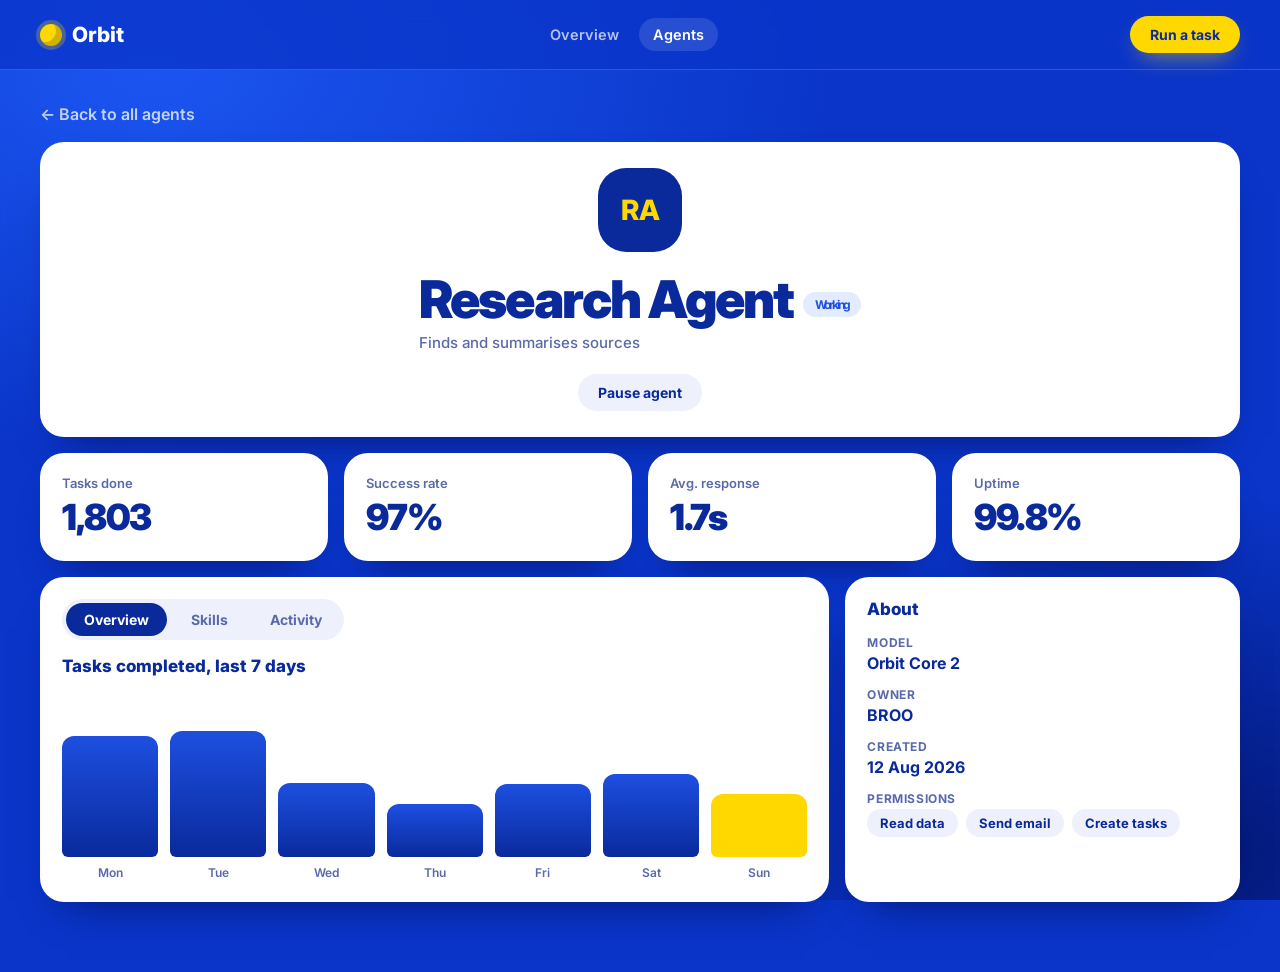
<file: TEAM-1-PROJECT/agent-profile/index.html>
<!DOCTYPE html>
<html lang="en">
<head>
<meta charset="UTF-8">
<meta name="viewport" content="width=device-width, initial-scale=1">
<title>Orbit – AI Agent Profile</title>
<link rel="preconnect" href="https://fonts.googleapis.com">
<link href="https://fonts.googleapis.com/css2?family=Inter:wght@400;500;600;700;800;900&display=swap" rel="stylesheet">
<link rel="stylesheet" href="style.css">
</head>
<body>
<header class="nav">
  <div class="brand"><span class="logo"></span>Orbit</div>
  <nav><a href="../agent-dashboard/index.html">Overview</a><a class="active" href="../agent-list/index.html">Agents</a></nav>
  <button class="primary" id="runBtn">Run a task</button>
</header>
<main>
  <a class="back" href="../agent-list/index.html">← Back to all agents</a>
  <section class="card head">
    <span class="avatar" id="avatar"></span>
    <div class="meta"><h1><span id="name"></span><span class="chip working" id="chip">Working</span></h1><small id="role"></small></div>
    <div class="btns"><button class="soft primary" id="toggle">Pause agent</button></div>
  </section>
  <section class="stat-row" id="stats"></section>
  <section class="layout">
    <div class="card">
      <div class="tabs" id="tabs"><button class="on" data-t="p1">Overview</button><button data-t="p2">Skills</button><button data-t="p3">Activity</button></div>
      <div class="panel on" id="p1"><h2>Tasks completed, last 7 days</h2><div class="bars" id="bars"></div></div>
      <div class="panel" id="p2"><h2>Skill levels</h2><div id="skills" class="panel on" style="animation:none"></div></div>
      <div class="panel" id="p3"><h2>Recent activity</h2><ul class="feed" id="feed"></ul></div>
    </div>
    <aside class="card about"><h2>About</h2>
      <dl><div><dt>Model</dt><dd>Orbit Core 2</dd></div><div><dt>Owner</dt><dd>BROO</dd></div><div><dt>Created</dt><dd>12 Aug 2026</dd></div><div><dt>Permissions</dt><dd class="tags"><span>Read data</span><span>Send email</span><span>Create tasks</span></dd></div></dl>
    </aside>
  </section>
</main>
<div class="cursor-dot" id="cDot"></div><div class="cursor-ring" id="cRing"></div>
<div class="toast" id="toast" role="status"></div>
<script src="script.js"></script>
</body>
</html>
</file>
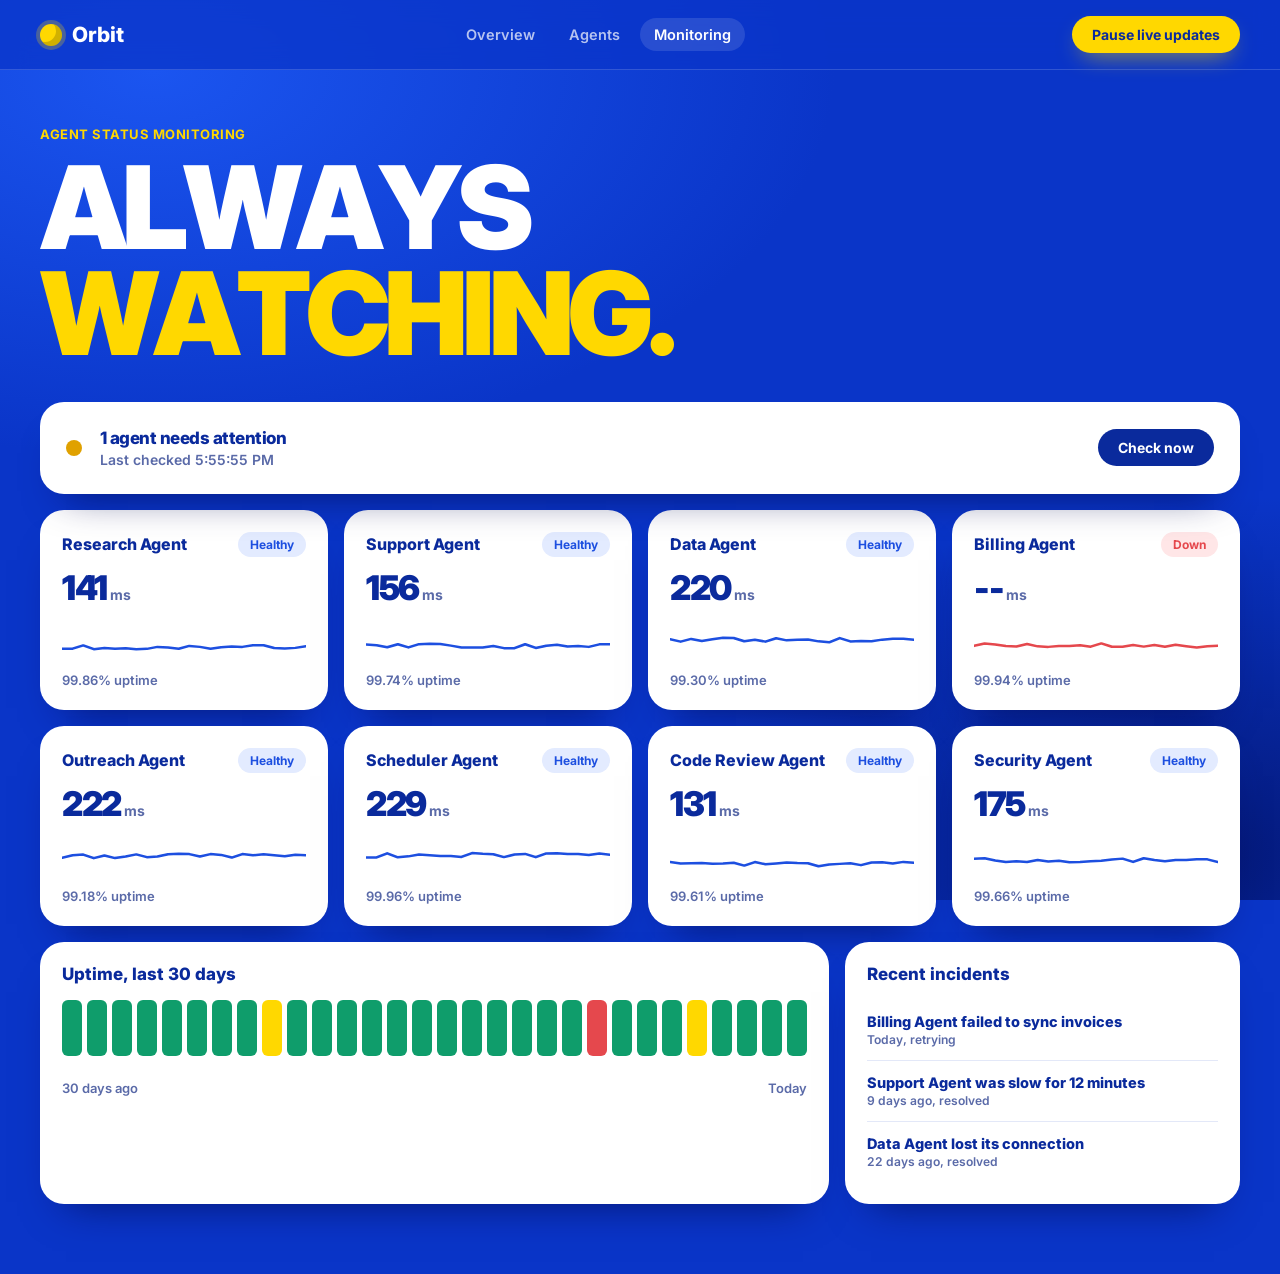
<file: TEAM-1-PROJECT/agent-status/index.html>
<!DOCTYPE html>
<html lang="en">
<head>
<meta charset="UTF-8">
<meta name="viewport" content="width=device-width, initial-scale=1">
<title>Orbit – Agent Status Monitoring</title>
<link rel="preconnect" href="https://fonts.googleapis.com">
<link href="https://fonts.googleapis.com/css2?family=Inter:wght@400;500;600;700;800;900&display=swap" rel="stylesheet">
<link rel="stylesheet" href="style.css">
</head>
<body>
<header class="nav">
  <div class="brand"><span class="logo"></span>Orbit</div>
  <nav><a href="../agent-dashboard/index.html">Overview</a><a href="../agent-list/index.html">Agents</a><a class="active" href="#">Monitoring</a></nav>
  <button class="primary" id="pauseBtn">Pause live updates</button>
</header>
<main>
  <section class="hero"><p class="eyebrow">Agent Status Monitoring</p><h1 id="kinetic">Always watching.</h1></section>
  <section class="card banner-card" id="banner">
    <span class="pulse"></span>
    <div class="txt"><h2 id="bTitle">All agents are healthy</h2><p id="bSub">Last checked just now</p></div>
    <button class="primary" id="refresh">Check now</button>
  </section>
  <section class="tiles" id="tiles"></section>
  <section class="layout">
    <div class="card"><h2>Uptime, last 30 days</h2><div class="hist" id="hist" role="img" aria-label="Daily uptime for 30 days"></div><div class="legend"><span>30 days ago</span><span>Today</span></div></div>
    <aside class="card"><h2>Recent incidents</h2><ul class="inc" id="inc"></ul></aside>
  </section>
</main>
<div class="cursor-dot" id="cDot"></div><div class="cursor-ring" id="cRing"></div>
<div class="toast" id="toast" role="status"></div>
<script src="script.js"></script>
</body>
</html>
</file>
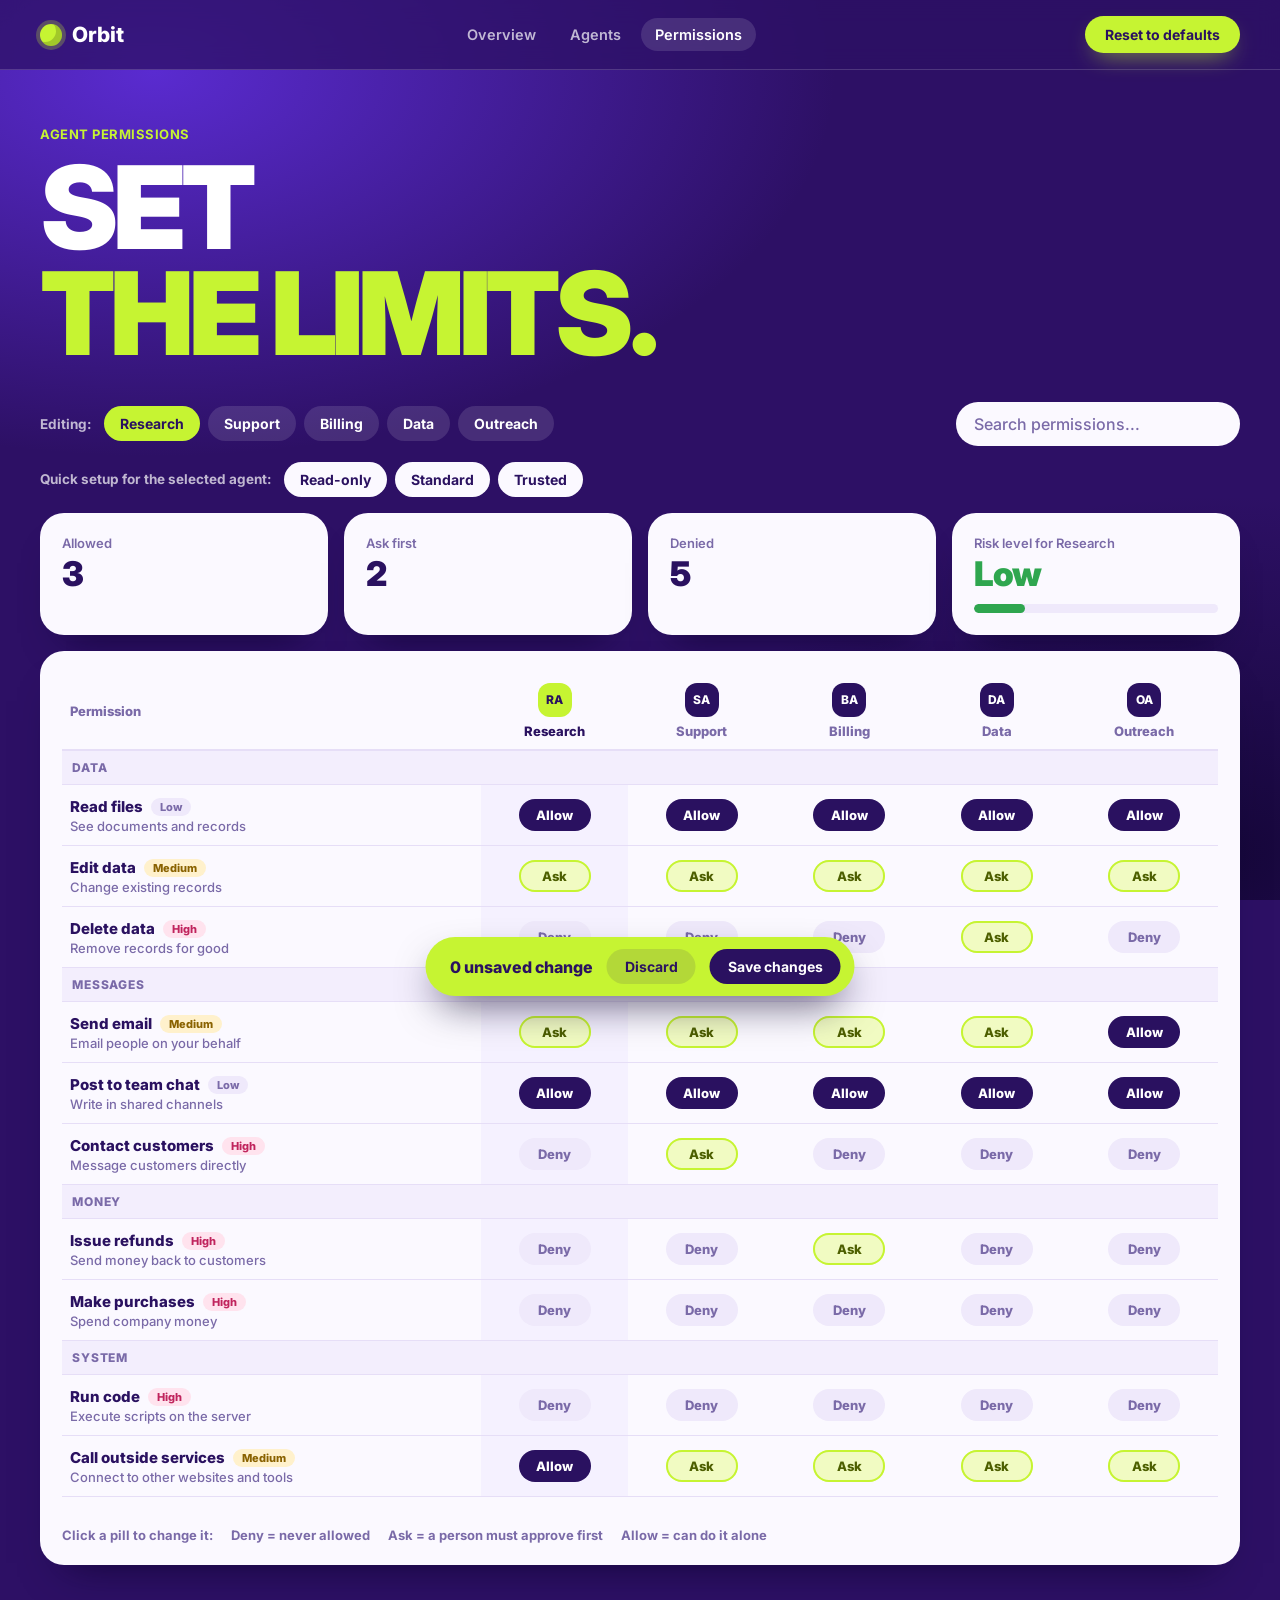
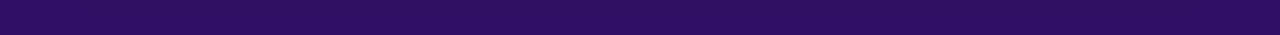
<file: TEAM-3-PROJECT/agent-permissions/index.html>
<!DOCTYPE html>
<html lang="en">
<head>
<meta charset="UTF-8">
<meta name="viewport" content="width=device-width, initial-scale=1">
<title>Orbit – Agent Permissions</title>
<link rel="preconnect" href="https://fonts.googleapis.com">
<link href="https://fonts.googleapis.com/css2?family=Inter:wght@400;500;600;700;800;900&display=swap" rel="stylesheet">
<link rel="stylesheet" href="style.css">
</head>
<body>
<header class="nav">
  <div class="brand"><span class="logo"></span>Orbit</div>
  <nav><a href="../agent-dashboard/index.html">Overview</a><a href="../agent-list/index.html">Agents</a><a class="active" href="#">Permissions</a></nav>
  <button class="primary" id="resetBtn">Reset to defaults</button>
</header>
<main>
  <section class="hero"><p class="eyebrow">Agent Permissions</p><h1 id="kinetic">Set the limits.</h1></section>
  <section class="ctl">
    <div class="chips" id="agentChips"></div><span class="sep"></span>
    <input id="q" type="search" placeholder="Search permissions..." aria-label="Search permissions">
  </section>
  <section class="ctl presets chips"><span>Quick setup for the selected agent:</span><button data-p="ro">Read-only</button><button data-p="std">Standard</button><button data-p="full">Trusted</button></section>
  <section class="sum" id="sum"></section>
  <section class="card"><div class="scroll"><table id="grid"></table></div>
    <div class="legend"><span>Click a pill to change it:</span><span><b>Deny</b> = never allowed</span><span><b>Ask</b> = a person must approve first</span><span><b>Allow</b> = can do it alone</span></div>
  </section>
</main>
<div class="savebar" id="savebar"><span id="dirtyTxt"></span><button class="drop" id="discard">Discard</button><button class="keep" id="save">Save changes</button></div>
<div class="cursor-dot" id="cDot"></div><div class="cursor-ring" id="cRing"></div>
<div class="toast" id="toast" role="status"></div>
<script src="script.js"></script>
</body>
</html>
</file>
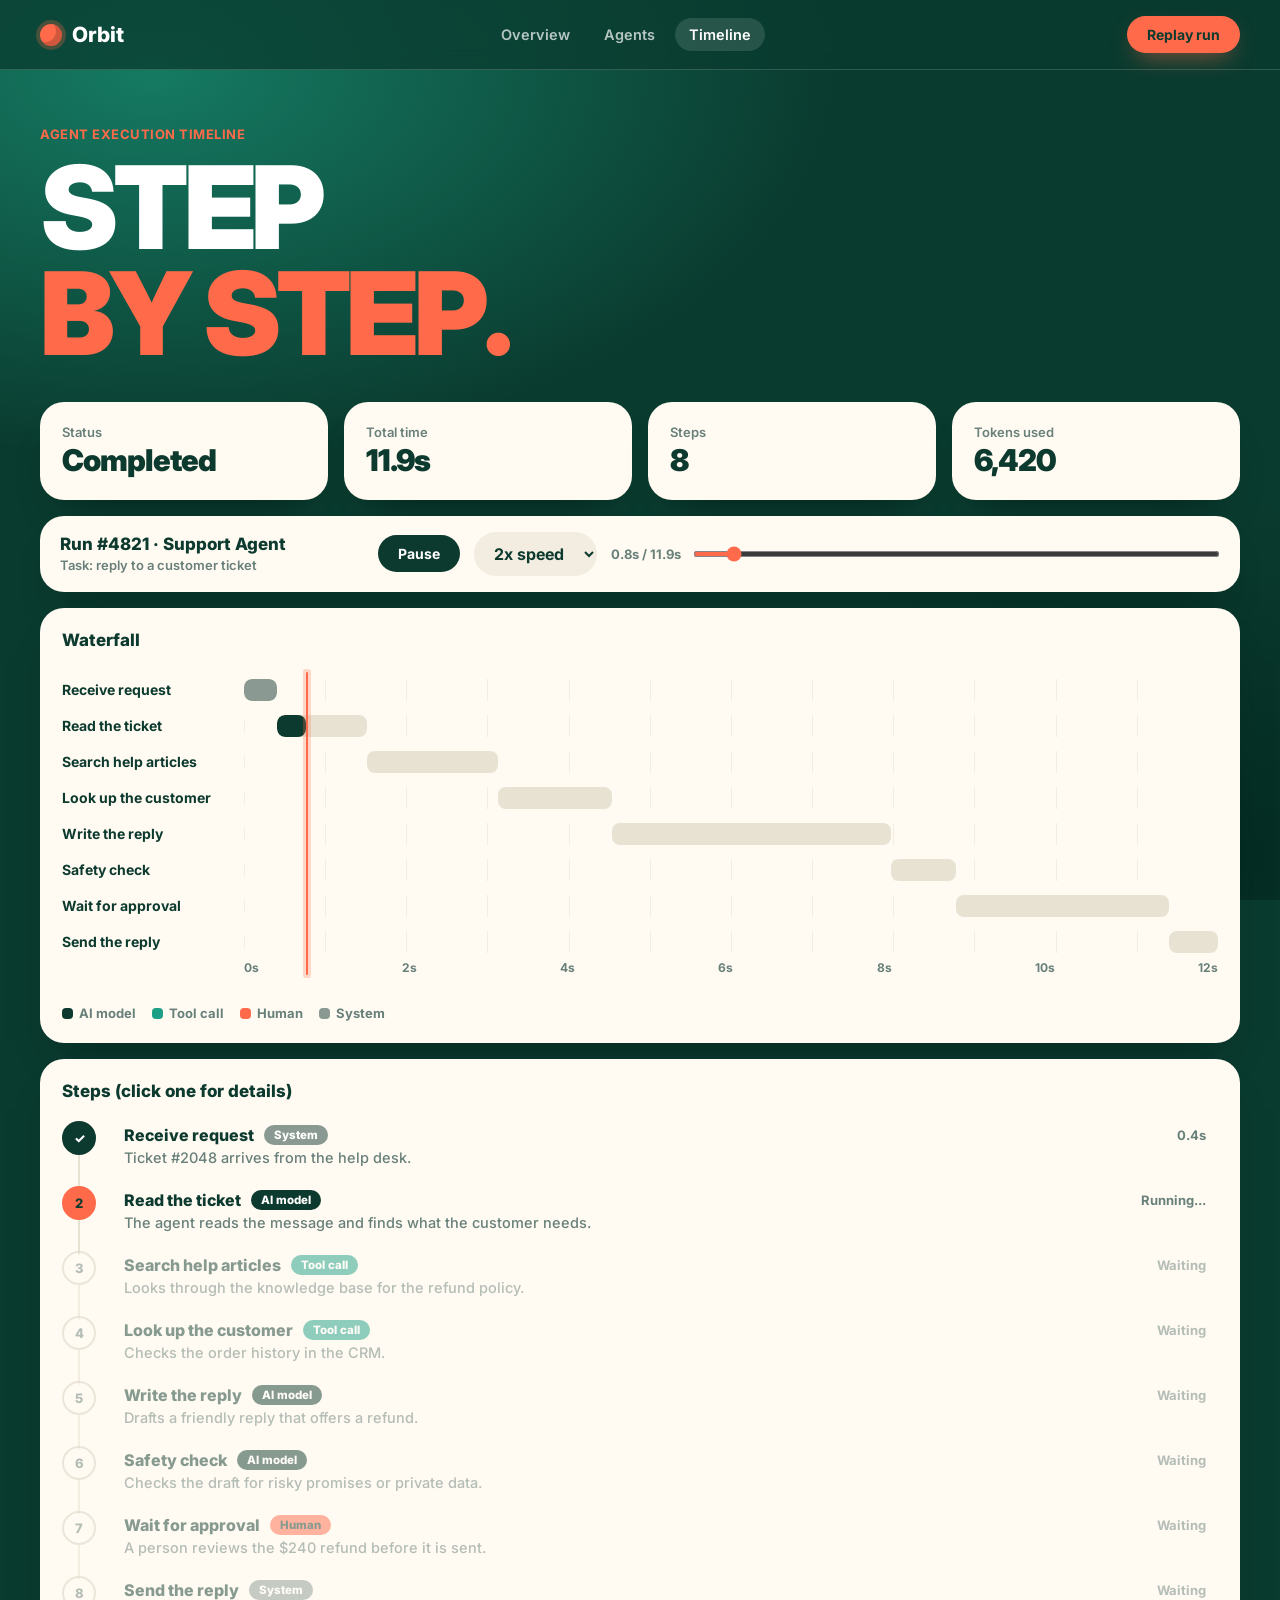
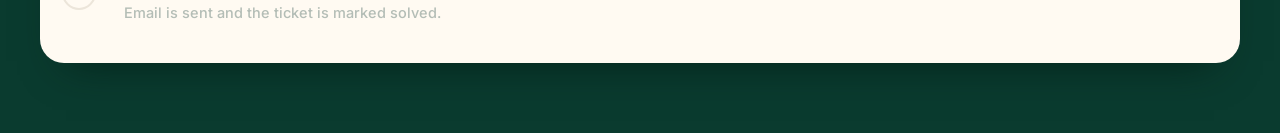
<file: TEAM-3-PROJECT/agent-timeline/index.html>
<!DOCTYPE html>
<html lang="en">
<head>
<meta charset="UTF-8">
<meta name="viewport" content="width=device-width, initial-scale=1">
<title>Orbit – Agent Execution Timeline</title>
<link rel="preconnect" href="https://fonts.googleapis.com">
<link href="https://fonts.googleapis.com/css2?family=Inter:wght@400;500;600;700;800;900&display=swap" rel="stylesheet">
<link rel="stylesheet" href="style.css">
</head>
<body>
<header class="nav">
  <div class="brand"><span class="logo"></span>Orbit</div>
  <nav><a href="../agent-dashboard/index.html">Overview</a><a href="../agent-list/index.html">Agents</a><a class="active" href="#">Timeline</a></nav>
  <button class="primary" id="replayTop">Replay run</button>
</header>
<main>
  <section class="hero"><p class="eyebrow">Agent Execution Timeline</p><h1 id="kinetic">Step by step.</h1></section>
  <section class="sum" id="sum"></section>
  <section class="card ctrl">
    <div class="info"><b>Run #4821 · Support Agent</b><small>Task: reply to a customer ticket</small></div>
    <button class="primary" id="play">Pause</button>
    <select id="speed" aria-label="Playback speed"><option value="1">1x speed</option><option value="2" selected>2x speed</option><option value="4">4x speed</option></select>
    <div class="scrub"><span id="clock">0.0s</span><input type="range" id="scrub" min="0" max="1000" value="0" aria-label="Scrub through the run"></div>
  </section>
  <section class="card" style="margin-bottom:16px">
    <h2>Waterfall</h2>
    <div class="wf" id="wf"></div>
    <div class="legend"><span style="--c:var(--model)">AI model</span><span style="--c:var(--tool)">Tool call</span><span style="--c:var(--human)">Human</span><span style="--c:var(--system)">System</span></div>
  </section>
  <section class="card"><h2>Steps (click one for details)</h2><ul class="tl" id="tl"></ul></section>
</main>
<div class="cursor-dot" id="cDot"></div><div class="cursor-ring" id="cRing"></div>
<div class="toast" id="toast" role="status"></div>
<script src="script.js"></script>
</body>
</html>
</file>
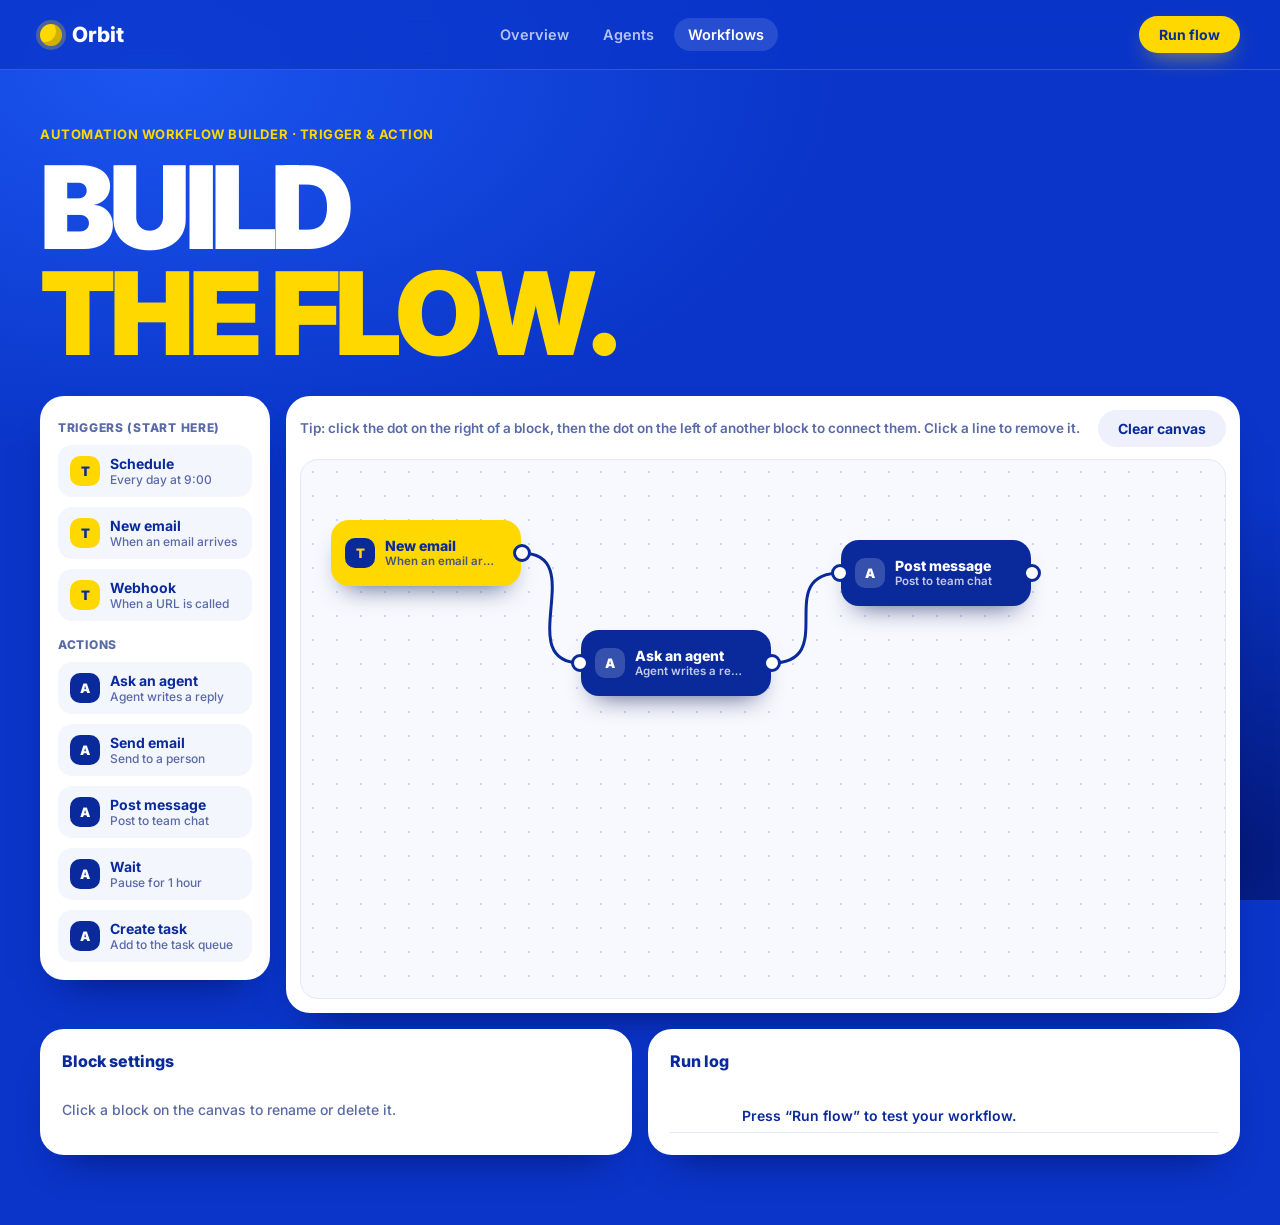
<file: TEAM-3-PROJECT/agent-workflow/index.html>
<!DOCTYPE html>
<html lang="en">
<head>
<meta charset="UTF-8">
<meta name="viewport" content="width=device-width, initial-scale=1">
<title>Orbit – Automation Workflow Builder</title>
<link rel="preconnect" href="https://fonts.googleapis.com">
<link href="https://fonts.googleapis.com/css2?family=Inter:wght@400;500;600;700;800;900&display=swap" rel="stylesheet">
<link rel="stylesheet" href="style.css">
</head>
<body>
<header class="nav">
  <div class="brand"><span class="logo"></span>Orbit</div>
  <nav><a href="../agent-dashboard/index.html">Overview</a><a href="../agent-list/index.html">Agents</a><a class="active" href="#">Workflows</a></nav>
  <button class="primary" id="runBtn">Run flow</button>
</header>
<main>
  <section class="hero"><p class="eyebrow">Automation Workflow Builder · Trigger &amp; Action</p><h1 id="kinetic">Build the flow.</h1></section>
  <section class="builder">
    <aside class="card pal" id="pal"></aside>
    <div class="card stage">
      <div class="toolbar"><span class="hint2" id="hint"></span><button class="soft" id="clearBtn">Clear canvas</button></div>
      <div id="canvas"><svg id="edges" aria-hidden="true"></svg><div id="nodes"></div></div>
    </div>
  </section>
  <section class="low">
    <div class="card"><h2>Block settings</h2><div id="settings"></div></div>
    <div class="card"><h2>Run log</h2><ul id="runlog"><li><time></time><span>Press “Run flow” to test your workflow.</span></li></ul></div>
  </section>
</main>
<div class="cursor-dot" id="cDot"></div><div class="cursor-ring" id="cRing"></div>
<div class="toast" id="toast" role="status"></div>
<script src="script.js"></script>
</body>
</html>
</file>
<file: TEAM-1-PROJECT/agent-profile/style.css>
:root{--bg:#0a35c8;--ink:#fff;--navy:#0a2a9c;--soft:#5a6aa8;--accent:#ffd800;--ok:#0f9d6b;--bad:#e5484d;--line:#e3e8f8}
*{box-sizing:border-box;margin:0}
body{font-family:"Inter",system-ui,sans-serif;color:var(--ink);background:radial-gradient(1100px 620px at 12% 8%,#1b55f0,transparent 62%),radial-gradient(900px 600px at 95% 95%,#04197a,transparent 60%),var(--bg);background-attachment:fixed;min-height:100vh}
.nav{display:flex;align-items:center;justify-content:space-between;gap:16px;padding:16px 40px;position:sticky;top:0;z-index:5;background:rgba(10,53,200,.75);backdrop-filter:blur(12px);border-bottom:1px solid rgba(255,255,255,.16)}
.brand{display:flex;align-items:center;gap:10px;font-weight:800;font-size:21px}
.logo{width:22px;height:22px;border-radius:50%;background:var(--accent);box-shadow:inset -6px -4px 0 rgba(0,0,0,.18),0 0 0 4px rgba(255,216,0,.25)}
nav{display:flex;gap:6px}nav a{color:rgba(255,255,255,.7);text-decoration:none;font-weight:600;font-size:14.5px;padding:8px 14px;border-radius:99px;transition:.2s}
nav a:hover,nav a.active{color:#fff;background:rgba(255,255,255,.12)}
button{font:inherit;font-weight:700;font-size:14px;padding:10px 20px;border-radius:99px;border:0;cursor:pointer;transition:transform .15s,background .2s}
button:active{transform:scale(.95)}
.primary{background:var(--accent);color:var(--navy);box-shadow:0 10px 24px -10px rgba(255,216,0,.7)}.primary:hover{transform:translateY(-2px)}
:focus-visible{outline:3px solid var(--accent);outline-offset:3px}
main{max-width:1280px;margin:0 auto;padding:0 40px 70px}
.hero{padding:56px 0 30px}.eyebrow{font-weight:700;color:var(--accent);margin-bottom:12px;letter-spacing:.04em;text-transform:uppercase;font-size:13px}
h1{font-size:clamp(46px,9vw,124px);line-height:.92;font-weight:900;letter-spacing:-.05em;text-transform:uppercase}
h1 .w{display:inline-block;white-space:nowrap}h1 .w:first-child{display:block}
h1 .ch{display:inline-block;opacity:0;transform:translateY(60%) rotate(8deg);animation:letter .7s cubic-bezier(.2,.9,.25,1.2) forwards}
h1 .ch.hl{color:var(--accent)}
.card{background:#fff;color:var(--navy);border-radius:24px;padding:22px;box-shadow:0 24px 40px -26px rgba(0,10,80,.8);display:flex;flex-direction:column;gap:16px;animation:rise .55s cubic-bezier(.2,.8,.2,1) both;transition:transform .25s,box-shadow .25s}
.card:hover{transform:translateY(-6px);box-shadow:0 30px 46px -24px rgba(0,10,80,.9)}
.avatar{width:46px;height:46px;border-radius:16px;display:grid;place-items:center;font-weight:800;font-size:15px;color:#fff;background:var(--navy);flex:none}
.meta b{display:block;font-size:17px;font-weight:800;letter-spacing:-.01em}.meta small{color:var(--soft);font-weight:500;font-size:13px}
.chip{font-size:12px;font-weight:700;padding:5px 12px;border-radius:99px;background:#eef1fb;color:var(--soft)}
.chip.working{background:#e3ebff;color:#1d4fe0}.chip.error{background:#ffe6e7;color:var(--bad)}.chip.idle{background:#fff6c2;color:#8a6d00}
.sw{width:42px;height:24px;border-radius:99px;background:#d5dbef;position:relative;padding:0}
.sw::after{content:"";position:absolute;top:3px;left:3px;width:18px;height:18px;border-radius:50%;background:#fff;box-shadow:0 1px 3px rgba(0,0,0,.25);transition:transform .25s cubic-bezier(.3,1.4,.5,1)}
.sw.on{background:var(--navy)}.sw.on::after{transform:translateX(18px);background:var(--accent)}
.cursor-dot,.cursor-ring{position:fixed;top:0;left:0;pointer-events:none;z-index:99;border-radius:50%;opacity:0;transition:opacity .3s,width .25s,height .25s,margin .25s,background .25s}
.cursor-dot{width:10px;height:10px;margin:-5px 0 0 -5px;background:var(--accent);box-shadow:0 0 0 1px rgba(10,42,156,.4)}
.cursor-ring{width:38px;height:38px;margin:-19px 0 0 -19px;border:1.5px solid var(--accent);box-shadow:0 0 0 1px rgba(10,42,156,.3)}
.cursor-on .cursor-dot,.cursor-on .cursor-ring{opacity:1}
.cursor-hover .cursor-ring{width:64px;height:64px;margin:-32px 0 0 -32px;background:rgba(255,216,0,.2)}
@media(pointer:fine){body.cursor-on,body.cursor-on *{cursor:none!important}}
@media(pointer:coarse){.cursor-dot,.cursor-ring{display:none}}
.toast{position:fixed;bottom:26px;left:50%;transform:translate(-50%,40px);background:var(--accent);color:var(--navy);padding:12px 22px;border-radius:99px;font-weight:700;font-size:14px;opacity:0;transition:.35s;pointer-events:none;z-index:9}
.toast.show{opacity:1;transform:translate(-50%,0)}
@keyframes letter{to{opacity:1;transform:none}}@keyframes rise{from{opacity:0;transform:translateY(22px)}}
@media(prefers-reduced-motion:reduce){*{animation:none!important;transition:none!important}h1 .ch{opacity:1;transform:none}}

/* Agent Profile page */
.back{display:inline-block;color:rgba(255,255,255,.75);text-decoration:none;font-weight:600;margin:34px 0 18px}.back:hover{color:#fff}
.head{display:flex;align-items:center;gap:22px;flex-wrap:wrap;padding:26px}
.head .avatar{width:84px;height:84px;border-radius:28px;font-size:28px;background:var(--navy);color:var(--accent)}
.head .meta{flex:1;min-width:220px}.head h1{font-size:clamp(34px,5vw,52px);line-height:1;letter-spacing:-.04em;text-transform:none;margin-bottom:6px}
.head .meta small{font-size:15px}.head .chip{margin-left:10px;vertical-align:middle}
.btns{display:flex;gap:10px}.btns .primary{background:var(--navy);color:#fff;box-shadow:none}.btns .primary:hover{background:#1d4fe0}
.btns .soft{background:#eef1fb;color:var(--navy)}.btns .soft:hover{background:#dfe6fb}
.stat-row{display:grid;grid-template-columns:repeat(4,1fr);gap:16px;margin:16px 0}
.stat-row .card{gap:4px}.stat-row span{font-size:13px;font-weight:600;color:var(--soft)}.stat-row b{font-size:36px;font-weight:900;letter-spacing:-.04em}
.layout{display:grid;grid-template-columns:2fr 1fr;gap:16px}
.tabs{display:flex;gap:6px;background:#eef1fb;border-radius:99px;padding:4px;align-self:flex-start}
.tabs button{background:transparent;color:var(--soft);padding:8px 18px}.tabs button.on{background:var(--navy);color:#fff}
.panel{display:none;animation:rise .45s ease both}.panel.on{display:flex;flex-direction:column;gap:14px}
.card h2{font-size:17px;font-weight:800}
.bars{display:flex;align-items:flex-end;gap:12px;height:190px;padding-top:10px}
.bars div{flex:1;display:flex;flex-direction:column;align-items:center;justify-content:flex-end;height:100%;gap:8px;font-size:12px;font-weight:600;color:var(--soft)}
.bars i{display:block;width:100%;border-radius:12px 12px 6px 6px;background:linear-gradient(180deg,#1d4fe0,var(--navy));height:0;transition:height 1s cubic-bezier(.2,.8,.2,1)}
.bars div:last-child i{background:var(--accent)}
.skill{display:grid;grid-template-columns:130px 1fr 42px;align-items:center;gap:12px;font-weight:600;font-size:14px}
.skill .bar{height:9px;background:#eef1fb;border-radius:9px;overflow:hidden}.skill .bar i{display:block;height:100%;width:0;border-radius:9px;background:var(--navy);transition:width 1s ease}.skill em{font-style:normal;color:var(--soft);text-align:right}
.feed{list-style:none;padding:0}.feed li{display:flex;gap:12px;padding:12px 0;border-bottom:1px solid var(--line);font-size:14.5px;font-weight:500}.feed li:last-child{border:0}
.feed time{width:70px;flex:none;color:var(--soft);font-weight:600;font-size:13px}.feed .d{width:10px;height:10px;border-radius:50%;margin-top:5px;flex:none;background:var(--navy)}.feed .d.y{background:var(--accent);box-shadow:0 0 0 1px var(--navy)}
.about dl{display:grid;gap:14px}.about dt{font-size:12px;font-weight:700;color:var(--soft);text-transform:uppercase;letter-spacing:.05em}.about dd{font-weight:700;margin-top:3px}
.tags{display:flex;flex-wrap:wrap;gap:8px}.tags span{background:#eef1fb;border-radius:99px;padding:6px 13px;font-size:13px;font-weight:700}
@media(max-width:900px){.stat-row{grid-template-columns:repeat(2,1fr)}.layout{grid-template-columns:1fr}}
@media(max-width:760px){.nav{padding:12px 16px}main{padding:0 16px 50px}.skill{grid-template-columns:100px 1fr 40px}}
</file>
<file: TEAM-1-PROJECT/agent-status/style.css>
:root{--bg:#0a35c8;--ink:#fff;--navy:#0a2a9c;--soft:#5a6aa8;--accent:#ffd800;--ok:#0f9d6b;--bad:#e5484d;--line:#e3e8f8}
*{box-sizing:border-box;margin:0}
body{font-family:"Inter",system-ui,sans-serif;color:var(--ink);background:radial-gradient(1100px 620px at 12% 8%,#1b55f0,transparent 62%),radial-gradient(900px 600px at 95% 95%,#04197a,transparent 60%),var(--bg);background-attachment:fixed;min-height:100vh}
.nav{display:flex;align-items:center;justify-content:space-between;gap:16px;padding:16px 40px;position:sticky;top:0;z-index:5;background:rgba(10,53,200,.75);backdrop-filter:blur(12px);border-bottom:1px solid rgba(255,255,255,.16)}
.brand{display:flex;align-items:center;gap:10px;font-weight:800;font-size:21px}
.logo{width:22px;height:22px;border-radius:50%;background:var(--accent);box-shadow:inset -6px -4px 0 rgba(0,0,0,.18),0 0 0 4px rgba(255,216,0,.25)}
nav{display:flex;gap:6px}nav a{color:rgba(255,255,255,.7);text-decoration:none;font-weight:600;font-size:14.5px;padding:8px 14px;border-radius:99px;transition:.2s}
nav a:hover,nav a.active{color:#fff;background:rgba(255,255,255,.12)}
button{font:inherit;font-weight:700;font-size:14px;padding:10px 20px;border-radius:99px;border:0;cursor:pointer;transition:transform .15s,background .2s}
button:active{transform:scale(.95)}
.primary{background:var(--accent);color:var(--navy);box-shadow:0 10px 24px -10px rgba(255,216,0,.7)}.primary:hover{transform:translateY(-2px)}
:focus-visible{outline:3px solid var(--accent);outline-offset:3px}
main{max-width:1280px;margin:0 auto;padding:0 40px 70px}
.hero{padding:56px 0 30px}.eyebrow{font-weight:700;color:var(--accent);margin-bottom:12px;letter-spacing:.04em;text-transform:uppercase;font-size:13px}
h1{font-size:clamp(46px,9vw,124px);line-height:.92;font-weight:900;letter-spacing:-.05em;text-transform:uppercase}
h1 .w{display:inline-block;white-space:nowrap}h1 .w:first-child{display:block}
h1 .ch{display:inline-block;opacity:0;transform:translateY(60%) rotate(8deg);animation:letter .7s cubic-bezier(.2,.9,.25,1.2) forwards}
h1 .ch.hl{color:var(--accent)}
.card{background:#fff;color:var(--navy);border-radius:24px;padding:22px;box-shadow:0 24px 40px -26px rgba(0,10,80,.8);display:flex;flex-direction:column;gap:16px;animation:rise .55s cubic-bezier(.2,.8,.2,1) both;transition:transform .25s,box-shadow .25s}
.card:hover{transform:translateY(-6px);box-shadow:0 30px 46px -24px rgba(0,10,80,.9)}
.avatar{width:46px;height:46px;border-radius:16px;display:grid;place-items:center;font-weight:800;font-size:15px;color:#fff;background:var(--navy);flex:none}
.meta b{display:block;font-size:17px;font-weight:800;letter-spacing:-.01em}.meta small{color:var(--soft);font-weight:500;font-size:13px}
.chip{font-size:12px;font-weight:700;padding:5px 12px;border-radius:99px;background:#eef1fb;color:var(--soft)}
.chip.working{background:#e3ebff;color:#1d4fe0}.chip.error{background:#ffe6e7;color:var(--bad)}.chip.idle{background:#fff6c2;color:#8a6d00}
.sw{width:42px;height:24px;border-radius:99px;background:#d5dbef;position:relative;padding:0}
.sw::after{content:"";position:absolute;top:3px;left:3px;width:18px;height:18px;border-radius:50%;background:#fff;box-shadow:0 1px 3px rgba(0,0,0,.25);transition:transform .25s cubic-bezier(.3,1.4,.5,1)}
.sw.on{background:var(--navy)}.sw.on::after{transform:translateX(18px);background:var(--accent)}
.cursor-dot,.cursor-ring{position:fixed;top:0;left:0;pointer-events:none;z-index:99;border-radius:50%;opacity:0;transition:opacity .3s,width .25s,height .25s,margin .25s,background .25s}
.cursor-dot{width:10px;height:10px;margin:-5px 0 0 -5px;background:var(--accent);box-shadow:0 0 0 1px rgba(10,42,156,.4)}
.cursor-ring{width:38px;height:38px;margin:-19px 0 0 -19px;border:1.5px solid var(--accent);box-shadow:0 0 0 1px rgba(10,42,156,.3)}
.cursor-on .cursor-dot,.cursor-on .cursor-ring{opacity:1}
.cursor-hover .cursor-ring{width:64px;height:64px;margin:-32px 0 0 -32px;background:rgba(255,216,0,.2)}
@media(pointer:fine){body.cursor-on,body.cursor-on *{cursor:none!important}}
@media(pointer:coarse){.cursor-dot,.cursor-ring{display:none}}
.toast{position:fixed;bottom:26px;left:50%;transform:translate(-50%,40px);background:var(--accent);color:var(--navy);padding:12px 22px;border-radius:99px;font-weight:700;font-size:14px;opacity:0;transition:.35s;pointer-events:none;z-index:9}
.toast.show{opacity:1;transform:translate(-50%,0)}
@keyframes letter{to{opacity:1;transform:none}}@keyframes rise{from{opacity:0;transform:translateY(22px)}}
@media(prefers-reduced-motion:reduce){*{animation:none!important;transition:none!important}h1 .ch{opacity:1;transform:none}}

/* Agent Status Monitoring page */
.banner-card{flex-direction:row;align-items:center;gap:18px;flex-wrap:wrap;margin:6px 0 16px;padding:26px;transition:background .4s}
.banner-card .pulse{width:16px;height:16px;border-radius:50%;background:var(--ok);animation:ping 1.8s infinite;flex:none}
.banner-card.warn .pulse{background:#e0a100;animation-name:pingy}
.banner-card h2{font-size:clamp(22px,3vw,32px);font-weight:900;letter-spacing:-.03em}
.banner-card p{color:var(--soft);font-weight:600;font-size:14px;margin-top:3px}.banner-card .txt{flex:1;min-width:200px}
.banner-card .primary{background:var(--navy);color:#fff;box-shadow:none}.banner-card .primary:hover{background:#1d4fe0}
.tiles{display:grid;grid-template-columns:repeat(auto-fill,minmax(250px,1fr));gap:16px;margin-bottom:16px}
.tile{gap:10px}.tile .row{display:flex;align-items:center;justify-content:space-between;gap:10px}.tile b{font-size:16px;font-weight:800}
.tile .ms{font-size:34px;font-weight:900;letter-spacing:-.04em}.tile .ms small{font-size:14px;color:var(--soft);font-weight:700;letter-spacing:0;margin-left:3px}
.live{width:100%;height:44px}.live polyline{fill:none;stroke:#1d4fe0;stroke-width:2.5;stroke-linecap:round;stroke-linejoin:round}
.tile.down .live polyline{stroke:var(--bad)}.tile.slow .live polyline{stroke:#e0a100}
.tile small.up{color:var(--soft);font-weight:600;font-size:13px}
.hist{display:flex;gap:5px;height:56px;align-items:stretch}.hist i{flex:1;border-radius:6px;background:var(--ok);transform-origin:bottom;animation:grow .5s ease both}
.hist i.y{background:var(--accent)}.hist i.r{background:var(--bad)}
.legend{display:flex;justify-content:space-between;color:var(--soft);font-size:13px;font-weight:600;margin-top:8px}
.inc{list-style:none;padding:0}.inc li{display:flex;gap:12px;padding:13px 0;border-bottom:1px solid var(--line);font-weight:500;font-size:14.5px}.inc li:last-child{border:0}
.inc b{display:block;font-weight:800}.inc small{color:var(--soft);font-weight:600}
@keyframes ping{0%{box-shadow:0 0 0 0 rgba(15,157,107,.5)}60%,100%{box-shadow:0 0 0 14px rgba(15,157,107,0)}}
@keyframes pingy{0%{box-shadow:0 0 0 0 rgba(224,161,0,.55)}60%,100%{box-shadow:0 0 0 14px rgba(224,161,0,0)}}
@keyframes grow{from{transform:scaleY(0)}}
@media(max-width:760px){.nav{padding:12px 16px}main{padding:0 16px 50px}}

/* Fixes: two-column layout, headings, and no flicker when tiles refresh */
.layout{display:grid;grid-template-columns:2fr 1fr;gap:16px}
.card h2{font-size:17px;font-weight:800}
.tile{animation:none}
@media(max-width:900px){.layout{grid-template-columns:1fr}}
</file>
<file: TEAM-3-PROJECT/agent-permissions/style.css>
:root{--bg:#2d1065;--ink:#fff;--navy:#2a1160;--soft:#7a6aa8;--accent:#c6f432;--ok:#0f9d6b;--bad:#e5484d;--line:#e6def7}
*{box-sizing:border-box;margin:0}
body{font-family:"Inter",system-ui,sans-serif;color:var(--ink);background:radial-gradient(1100px 620px at 12% 8%,#5a2bd0,transparent 62%),radial-gradient(900px 600px at 95% 95%,#16073a,transparent 60%),var(--bg);background-attachment:fixed;min-height:100vh}
.nav{display:flex;align-items:center;justify-content:space-between;gap:16px;padding:16px 40px;position:sticky;top:0;z-index:5;background:rgba(45,16,101,.75);backdrop-filter:blur(12px);border-bottom:1px solid rgba(255,255,255,.16)}
.brand{display:flex;align-items:center;gap:10px;font-weight:800;font-size:21px}
.logo{width:22px;height:22px;border-radius:50%;background:var(--accent);box-shadow:inset -6px -4px 0 rgba(0,0,0,.18),0 0 0 4px rgba(198,244,50,.25)}
nav{display:flex;gap:6px}nav a{color:rgba(255,255,255,.7);text-decoration:none;font-weight:600;font-size:14.5px;padding:8px 14px;border-radius:99px;transition:.2s}
nav a:hover,nav a.active{color:#fff;background:rgba(255,255,255,.12)}
button{font:inherit;font-weight:700;font-size:14px;padding:10px 20px;border-radius:99px;border:0;cursor:pointer;transition:transform .15s,background .2s}
button:active{transform:scale(.95)}
.primary{background:var(--accent);color:var(--navy);box-shadow:0 10px 24px -10px rgba(198,244,50,.7)}.primary:hover{transform:translateY(-2px)}
:focus-visible{outline:3px solid var(--accent);outline-offset:3px}
main{max-width:1280px;margin:0 auto;padding:0 40px 70px}
.hero{padding:56px 0 30px}.eyebrow{font-weight:700;color:var(--accent);margin-bottom:12px;letter-spacing:.04em;text-transform:uppercase;font-size:13px}
h1{font-size:clamp(46px,9vw,124px);line-height:.92;font-weight:900;letter-spacing:-.05em;text-transform:uppercase}
h1 .w{display:inline-block;white-space:nowrap}h1 .w:first-child{display:block}
h1 .ch{display:inline-block;opacity:0;transform:translateY(60%) rotate(8deg);animation:letter .7s cubic-bezier(.2,.9,.25,1.2) forwards}
h1 .ch.hl{color:var(--accent)}
.card{background:#fbf9ff;color:var(--navy);border-radius:24px;padding:22px;box-shadow:0 24px 40px -26px rgba(10,0,40,.8);display:flex;flex-direction:column;gap:16px;animation:rise .55s cubic-bezier(.2,.8,.2,1) both;transition:transform .25s,box-shadow .25s}
.card:hover{transform:translateY(-6px);box-shadow:0 30px 46px -24px rgba(10,0,40,.9)}
.avatar{width:46px;height:46px;border-radius:16px;display:grid;place-items:center;font-weight:800;font-size:15px;color:#fff;background:var(--navy);flex:none}
.meta b{display:block;font-size:17px;font-weight:800;letter-spacing:-.01em}.meta small{color:var(--soft);font-weight:500;font-size:13px}
.chip{font-size:12px;font-weight:700;padding:5px 12px;border-radius:99px;background:#efe9fb;color:var(--soft)}
.chip.working{background:#e6dcff;color:#6a3de8}.chip.error{background:#ffe6e7;color:var(--bad)}.chip.idle{background:#fff6c2;color:#8a6d00}
.sw{width:42px;height:24px;border-radius:99px;background:#d8cff0;position:relative;padding:0}
.sw::after{content:"";position:absolute;top:3px;left:3px;width:18px;height:18px;border-radius:50%;background:#fff;box-shadow:0 1px 3px rgba(0,0,0,.25);transition:transform .25s cubic-bezier(.3,1.4,.5,1)}
.sw.on{background:var(--navy)}.sw.on::after{transform:translateX(18px);background:var(--accent)}
.cursor-dot,.cursor-ring{position:fixed;top:0;left:0;pointer-events:none;z-index:99;border-radius:50%;opacity:0;transition:opacity .3s,width .25s,height .25s,margin .25s,background .25s}
.cursor-dot{width:10px;height:10px;margin:-5px 0 0 -5px;background:var(--accent);box-shadow:0 0 0 1px rgba(42,17,96,.4)}
.cursor-ring{width:38px;height:38px;margin:-19px 0 0 -19px;border:1.5px solid var(--accent);box-shadow:0 0 0 1px rgba(42,17,96,.3)}
.cursor-on .cursor-dot,.cursor-on .cursor-ring{opacity:1}
.cursor-hover .cursor-ring{width:64px;height:64px;margin:-32px 0 0 -32px;background:rgba(198,244,50,.2)}
@media(pointer:fine){body.cursor-on,body.cursor-on *{cursor:none!important}}
@media(pointer:coarse){.cursor-dot,.cursor-ring{display:none}}
.toast{position:fixed;bottom:26px;left:50%;transform:translate(-50%,40px);background:var(--accent);color:var(--navy);padding:12px 22px;border-radius:99px;font-weight:700;font-size:14px;opacity:0;transition:.35s;pointer-events:none;z-index:9}
.toast.show{opacity:1;transform:translate(-50%,0)}
@keyframes letter{to{opacity:1;transform:none}}@keyframes rise{from{opacity:0;transform:translateY(22px)}}
@media(prefers-reduced-motion:reduce){*{animation:none!important;transition:none!important}h1 .ch{opacity:1;transform:none}}

/* Agent Permissions page */
.card h2{font-size:17px;font-weight:800}
.ctl{display:flex;gap:14px;flex-wrap:wrap;align-items:center;margin:6px 0 16px}
.chips{display:flex;gap:8px;flex-wrap:wrap;align-items:center}.chips>span{color:rgba(255,255,255,.7);font-weight:700;font-size:13.5px;margin-right:4px}
.chips button{background:rgba(255,255,255,.12);color:#fff;padding:9px 16px}.chips button:hover{background:rgba(255,255,255,.22)}.chips button.on{background:var(--accent);color:var(--navy)}
.ctl .sep{flex:1}.ctl input{font:inherit;font-weight:600;color:var(--navy);background:#fbf9ff;border:0;border-radius:99px;padding:12px 18px;min-width:210px}.ctl input::placeholder{color:var(--soft);font-weight:500}
.presets button{background:#fbf9ff;color:var(--navy);padding:9px 16px}.presets button:hover{background:var(--accent)}
.sum{display:grid;grid-template-columns:repeat(4,1fr);gap:16px;margin-bottom:16px}.sum .card{gap:2px}.sum span{font-size:13px;font-weight:600;color:var(--soft)}.sum b{font-size:34px;font-weight:900;letter-spacing:-.04em}
.meter{height:9px;background:#efe9fb;border-radius:9px;overflow:hidden;margin-top:8px}.meter i{display:block;height:100%;width:0;border-radius:9px;transition:width .6s ease,background .3s}
.scroll{overflow-x:auto}table{width:100%;border-collapse:separate;border-spacing:0;min-width:760px}
th{font-size:13px;font-weight:800;color:var(--soft);padding:10px 8px;text-align:center;border-bottom:2px solid var(--line)}th:first-child{text-align:left}
th .avatar{width:34px;height:34px;border-radius:12px;font-size:12px;margin:0 auto 6px;transition:background .2s,color .2s}th.sel .avatar{background:var(--accent);color:var(--navy)}th.sel{color:var(--navy)}
td{padding:11px 8px;border-bottom:1px solid var(--line);text-align:center;transition:background .2s}td.sel{background:#f5f1ff}
td.pname{text-align:left;min-width:250px}.pname b{font-weight:800;font-size:15px}.pname small{display:block;color:var(--soft);font-weight:500;font-size:13px;margin-top:2px}
tr.cat td{background:#f3eefd;color:var(--soft);font-weight:800;font-size:12px;letter-spacing:.07em;text-transform:uppercase;text-align:left;padding:9px 10px}
.rk{font-size:11px;font-weight:800;padding:2px 9px;border-radius:99px;margin-left:8px;vertical-align:1px}.rk.High{background:#ffe3ee;color:#c0245d}.rk.Medium{background:#fff1cc;color:#8a6200}.rk.Low{background:#efe9fb;color:var(--soft)}
.pm{width:72px;padding:8px 0;font-size:13px;font-weight:800;border-radius:99px;transition:background .2s,color .2s,transform .15s}
.pm.d0{background:#efe9fb;color:var(--soft)}.pm.d1{background:#f1fbc2;color:#4d5f00;box-shadow:inset 0 0 0 2px var(--accent)}.pm.d2{background:var(--navy);color:#fff}
.pm:hover{transform:scale(1.07)}
.legend{display:flex;gap:18px;flex-wrap:wrap;margin-top:14px;font-size:13px;font-weight:700;color:var(--soft)}
.savebar{position:fixed;left:50%;bottom:24px;transform:translate(-50%,120px);display:flex;align-items:center;gap:14px;background:var(--accent);color:var(--navy);padding:12px 14px 12px 24px;border-radius:99px;font-weight:800;box-shadow:0 18px 40px -12px rgba(10,0,40,.7);transition:transform .4s cubic-bezier(.2,.9,.25,1.2);z-index:8}
.savebar.show{transform:translate(-50%,0)}.savebar button{padding:9px 18px}.savebar .keep{background:var(--navy);color:#fff}.savebar .drop{background:rgba(42,17,96,.12);color:var(--navy)}
@media(max-width:900px){.sum{grid-template-columns:repeat(2,1fr)}}
@media(max-width:760px){.nav{padding:12px 16px}main{padding:0 16px 80px}.savebar{width:calc(100% - 24px);justify-content:space-between;padding-left:18px}}
</file>
<file: TEAM-3-PROJECT/agent-timeline/style.css>
:root{--bg:#0a3b2f;--ink:#fff;--navy:#0d3a2e;--soft:#68807a;--accent:#ff6b4a;--ok:#0f9d6b;--bad:#e5484d;--line:#e8e2d3}
*{box-sizing:border-box;margin:0}
body{font-family:"Inter",system-ui,sans-serif;color:var(--ink);background:radial-gradient(1100px 620px at 12% 8%,#157a62,transparent 62%),radial-gradient(900px 600px at 95% 95%,#042b22,transparent 60%),var(--bg);background-attachment:fixed;min-height:100vh}
.nav{display:flex;align-items:center;justify-content:space-between;gap:16px;padding:16px 40px;position:sticky;top:0;z-index:5;background:rgba(10,59,47,.75);backdrop-filter:blur(12px);border-bottom:1px solid rgba(255,255,255,.16)}
.brand{display:flex;align-items:center;gap:10px;font-weight:800;font-size:21px}
.logo{width:22px;height:22px;border-radius:50%;background:var(--accent);box-shadow:inset -6px -4px 0 rgba(0,0,0,.18),0 0 0 4px rgba(255,107,74,.25)}
nav{display:flex;gap:6px}nav a{color:rgba(255,255,255,.7);text-decoration:none;font-weight:600;font-size:14.5px;padding:8px 14px;border-radius:99px;transition:.2s}
nav a:hover,nav a.active{color:#fff;background:rgba(255,255,255,.12)}
button{font:inherit;font-weight:700;font-size:14px;padding:10px 20px;border-radius:99px;border:0;cursor:pointer;transition:transform .15s,background .2s}
button:active{transform:scale(.95)}
.primary{background:var(--accent);color:var(--navy);box-shadow:0 10px 24px -10px rgba(255,107,74,.7)}.primary:hover{transform:translateY(-2px)}
:focus-visible{outline:3px solid var(--accent);outline-offset:3px}
main{max-width:1280px;margin:0 auto;padding:0 40px 70px}
.hero{padding:56px 0 30px}.eyebrow{font-weight:700;color:var(--accent);margin-bottom:12px;letter-spacing:.04em;text-transform:uppercase;font-size:13px}
h1{font-size:clamp(46px,9vw,124px);line-height:.92;font-weight:900;letter-spacing:-.05em;text-transform:uppercase}
h1 .w{display:inline-block;white-space:nowrap}h1 .w:first-child{display:block}
h1 .ch{display:inline-block;opacity:0;transform:translateY(60%) rotate(8deg);animation:letter .7s cubic-bezier(.2,.9,.25,1.2) forwards}
h1 .ch.hl{color:var(--accent)}
.card{background:#fffaf2;color:var(--navy);border-radius:24px;padding:22px;box-shadow:0 24px 40px -26px rgba(0,25,18,.8);display:flex;flex-direction:column;gap:16px;animation:rise .55s cubic-bezier(.2,.8,.2,1) both;transition:transform .25s,box-shadow .25s}
.card:hover{transform:translateY(-6px);box-shadow:0 30px 46px -24px rgba(0,25,18,.9)}
.avatar{width:46px;height:46px;border-radius:16px;display:grid;place-items:center;font-weight:800;font-size:15px;color:#fff;background:var(--navy);flex:none}
.meta b{display:block;font-size:17px;font-weight:800;letter-spacing:-.01em}.meta small{color:var(--soft);font-weight:500;font-size:13px}
.chip{font-size:12px;font-weight:700;padding:5px 12px;border-radius:99px;background:#f3ece0;color:var(--soft)}
.chip.working{background:#ffe1d8;color:#d94a2c}.chip.error{background:#ffe6e7;color:var(--bad)}.chip.idle{background:#fff6c2;color:#8a6d00}
.sw{width:42px;height:24px;border-radius:99px;background:#d8d1c2;position:relative;padding:0}
.sw::after{content:"";position:absolute;top:3px;left:3px;width:18px;height:18px;border-radius:50%;background:#fff;box-shadow:0 1px 3px rgba(0,0,0,.25);transition:transform .25s cubic-bezier(.3,1.4,.5,1)}
.sw.on{background:var(--navy)}.sw.on::after{transform:translateX(18px);background:var(--accent)}
.cursor-dot,.cursor-ring{position:fixed;top:0;left:0;pointer-events:none;z-index:99;border-radius:50%;opacity:0;transition:opacity .3s,width .25s,height .25s,margin .25s,background .25s}
.cursor-dot{width:10px;height:10px;margin:-5px 0 0 -5px;background:var(--accent);box-shadow:0 0 0 1px rgba(13,58,46,.4)}
.cursor-ring{width:38px;height:38px;margin:-19px 0 0 -19px;border:1.5px solid var(--accent);box-shadow:0 0 0 1px rgba(13,58,46,.3)}
.cursor-on .cursor-dot,.cursor-on .cursor-ring{opacity:1}
.cursor-hover .cursor-ring{width:64px;height:64px;margin:-32px 0 0 -32px;background:rgba(255,107,74,.2)}
@media(pointer:fine){body.cursor-on,body.cursor-on *{cursor:none!important}}
@media(pointer:coarse){.cursor-dot,.cursor-ring{display:none}}
.toast{position:fixed;bottom:26px;left:50%;transform:translate(-50%,40px);background:var(--accent);color:var(--navy);padding:12px 22px;border-radius:99px;font-weight:700;font-size:14px;opacity:0;transition:.35s;pointer-events:none;z-index:9}
.toast.show{opacity:1;transform:translate(-50%,0)}
@keyframes letter{to{opacity:1;transform:none}}@keyframes rise{from{opacity:0;transform:translateY(22px)}}
@media(prefers-reduced-motion:reduce){*{animation:none!important;transition:none!important}h1 .ch{opacity:1;transform:none}}

/* Agent Execution Timeline page */
:root{--model:#0d3a2e;--tool:#1d9f86;--human:#ff6b4a;--system:#8a9a93}
.sum{display:grid;grid-template-columns:repeat(4,1fr);gap:16px;margin:6px 0 16px}
.sum .card{gap:2px}.sum span{font-size:13px;font-weight:600;color:var(--soft)}.sum b{font-size:30px;font-weight:900;letter-spacing:-.03em}
.ctrl{flex-direction:row;align-items:center;flex-wrap:wrap;gap:14px;margin-bottom:16px;padding:16px 20px}
.ctrl .info{flex:1;min-width:220px}.ctrl .info b{font-size:17px;font-weight:800;display:block}.ctrl .info small{color:var(--soft);font-weight:600;font-size:13px}
.ctrl .primary{background:var(--navy);color:#fff;box-shadow:none}.ctrl .primary:hover{background:#157a62}
.ctrl select{font:inherit;font-weight:700;color:var(--navy);background:#f3ece0;border:0;border-radius:99px;padding:11px 16px;cursor:pointer}
.scrub{flex:2;min-width:200px;display:flex;align-items:center;gap:12px;font-weight:700;font-size:13px;color:var(--soft)}
.scrub input{flex:1;accent-color:var(--human);height:6px}
.wf{position:relative;margin-top:6px}.wfrow{display:grid;grid-template-columns:170px 1fr;align-items:center;gap:12px;padding:7px 0}
.wfrow .lbl{font-weight:700;font-size:14px;white-space:nowrap;overflow:hidden;text-overflow:ellipsis}
.track{position:relative;height:22px;background:repeating-linear-gradient(90deg,#f3ece0 0 1px,transparent 1px 8.333%);border-radius:8px}
.track .bar{position:absolute;top:0;height:100%;border-radius:8px;background:#e8e2d3;overflow:hidden;min-width:8px}
.track .bar i{display:block;height:100%;width:0;border-radius:8px}
.t-model i{background:var(--model)}.t-tool i{background:var(--tool)}.t-human i{background:var(--human)}.t-system i{background:var(--system)}
.axis{display:grid;grid-template-columns:170px 1fr;gap:12px;font-size:12px;font-weight:700;color:var(--soft)}.axis div{display:flex;justify-content:space-between}
.ph{position:absolute;top:0;bottom:0;width:2px;background:var(--human);left:calc(170px + 12px + (100% - 182px) * var(--p,0));z-index:2;box-shadow:0 0 0 3px rgba(255,107,74,.25);border-radius:2px}
.legend{display:flex;gap:16px;flex-wrap:wrap;margin-top:14px;font-size:13px;font-weight:700;color:var(--soft)}.legend span::before{content:"";display:inline-block;width:11px;height:11px;border-radius:4px;margin-right:6px;vertical-align:-1px;background:var(--c)}
.tl{list-style:none;padding:0;margin-top:4px}
.step{position:relative;display:grid;grid-template-columns:34px 1fr;gap:16px;padding-bottom:6px;cursor:pointer}
.step::before{content:"";position:absolute;left:16px;top:34px;bottom:-4px;width:2px;background:#e8e2d3}.step:last-child::before{display:none}
.dot{width:34px;height:34px;border-radius:50%;display:grid;place-items:center;font-weight:800;font-size:13px;background:#fffaf2;border:2px solid #d8d1c2;color:var(--soft);transition:.3s;z-index:1}
.step.running .dot{background:var(--human);border-color:var(--human);color:var(--navy);animation:pulse2 1.2s infinite}.step.done .dot{background:var(--navy);border-color:var(--navy);color:#fff}
.step .body{padding:4px 12px 14px;border-radius:14px;transition:background .2s}.step:hover .body{background:#fbf5ea}
.step .top{display:flex;align-items:center;gap:10px;flex-wrap:wrap}.step b{font-weight:800;font-size:16px}
.tag{font-size:11.5px;font-weight:800;padding:3px 10px;border-radius:99px;color:#fff;background:var(--c)}.tag.human{color:var(--navy)}
.step .time{margin-left:auto;font-size:13px;font-weight:700;color:var(--soft)}
.step p{color:var(--soft);font-weight:500;font-size:14.5px;margin-top:4px}
.step.pending{opacity:.5}.step{transition:opacity .3s}
.more{display:grid;grid-template-rows:0fr;transition:grid-template-rows .35s ease}.more>div{overflow:hidden}.step.open .more{grid-template-rows:1fr}
.io{display:grid;grid-template-columns:1fr 1fr;gap:10px;margin-top:10px}.io div{background:#f3ece0;border-radius:12px;padding:10px 12px;font-size:13px;font-weight:600;line-height:1.5}.io small{display:block;color:var(--soft);font-weight:800;text-transform:uppercase;letter-spacing:.05em;font-size:11px;margin-bottom:3px}
.note{margin-top:8px;font-size:13px;font-weight:700;color:#a8321a}
@keyframes pulse2{0%{box-shadow:0 0 0 0 rgba(255,107,74,.55)}70%,100%{box-shadow:0 0 0 12px rgba(255,107,74,0)}}
.card h2{font-size:17px;font-weight:800}
@media(max-width:900px){.sum{grid-template-columns:repeat(2,1fr)}.io{grid-template-columns:1fr}.wfrow,.axis{grid-template-columns:110px 1fr}.ph{left:calc(110px + 12px + (100% - 122px) * var(--p,0))}}
@media(max-width:760px){.nav{padding:12px 16px}main{padding:0 16px 50px}}
</file>
<file: TEAM-3-PROJECT/agent-workflow/style.css>
:root{--bg:#0a35c8;--ink:#fff;--navy:#0a2a9c;--soft:#5a6aa8;--accent:#ffd800;--ok:#0f9d6b;--bad:#e5484d;--line:#e3e8f8}
*{box-sizing:border-box;margin:0}
body{font-family:"Inter",system-ui,sans-serif;color:var(--ink);background:radial-gradient(1100px 620px at 12% 8%,#1b55f0,transparent 62%),radial-gradient(900px 600px at 95% 95%,#04197a,transparent 60%),var(--bg);background-attachment:fixed;min-height:100vh}
.nav{display:flex;align-items:center;justify-content:space-between;gap:16px;padding:16px 40px;position:sticky;top:0;z-index:5;background:rgba(10,53,200,.75);backdrop-filter:blur(12px);border-bottom:1px solid rgba(255,255,255,.16)}
.brand{display:flex;align-items:center;gap:10px;font-weight:800;font-size:21px}
.logo{width:22px;height:22px;border-radius:50%;background:var(--accent);box-shadow:inset -6px -4px 0 rgba(0,0,0,.18),0 0 0 4px rgba(255,216,0,.25)}
nav{display:flex;gap:6px}nav a{color:rgba(255,255,255,.7);text-decoration:none;font-weight:600;font-size:14.5px;padding:8px 14px;border-radius:99px;transition:.2s}
nav a:hover,nav a.active{color:#fff;background:rgba(255,255,255,.12)}
button{font:inherit;font-weight:700;font-size:14px;padding:10px 20px;border-radius:99px;border:0;cursor:pointer;transition:transform .15s,background .2s}
button:active{transform:scale(.95)}
.primary{background:var(--accent);color:var(--navy);box-shadow:0 10px 24px -10px rgba(255,216,0,.7)}.primary:hover{transform:translateY(-2px)}
:focus-visible{outline:3px solid var(--accent);outline-offset:3px}
main{max-width:1280px;margin:0 auto;padding:0 40px 70px}
.hero{padding:56px 0 30px}.eyebrow{font-weight:700;color:var(--accent);margin-bottom:12px;letter-spacing:.04em;text-transform:uppercase;font-size:13px}
h1{font-size:clamp(46px,9vw,124px);line-height:.92;font-weight:900;letter-spacing:-.05em;text-transform:uppercase}
h1 .w{display:inline-block;white-space:nowrap}h1 .w:first-child{display:block}
h1 .ch{display:inline-block;opacity:0;transform:translateY(60%) rotate(8deg);animation:letter .7s cubic-bezier(.2,.9,.25,1.2) forwards}
h1 .ch.hl{color:var(--accent)}
.card{background:#fff;color:var(--navy);border-radius:24px;padding:22px;box-shadow:0 24px 40px -26px rgba(0,10,80,.8);display:flex;flex-direction:column;gap:16px;animation:rise .55s cubic-bezier(.2,.8,.2,1) both;transition:transform .25s,box-shadow .25s}
.card:hover{transform:translateY(-6px);box-shadow:0 30px 46px -24px rgba(0,10,80,.9)}
.avatar{width:46px;height:46px;border-radius:16px;display:grid;place-items:center;font-weight:800;font-size:15px;color:#fff;background:var(--navy);flex:none}
.meta b{display:block;font-size:17px;font-weight:800;letter-spacing:-.01em}.meta small{color:var(--soft);font-weight:500;font-size:13px}
.chip{font-size:12px;font-weight:700;padding:5px 12px;border-radius:99px;background:#eef1fb;color:var(--soft)}
.chip.working{background:#e3ebff;color:#1d4fe0}.chip.error{background:#ffe6e7;color:var(--bad)}.chip.idle{background:#fff6c2;color:#8a6d00}
.sw{width:42px;height:24px;border-radius:99px;background:#d5dbef;position:relative;padding:0}
.sw::after{content:"";position:absolute;top:3px;left:3px;width:18px;height:18px;border-radius:50%;background:#fff;box-shadow:0 1px 3px rgba(0,0,0,.25);transition:transform .25s cubic-bezier(.3,1.4,.5,1)}
.sw.on{background:var(--navy)}.sw.on::after{transform:translateX(18px);background:var(--accent)}
.cursor-dot,.cursor-ring{position:fixed;top:0;left:0;pointer-events:none;z-index:99;border-radius:50%;opacity:0;transition:opacity .3s,width .25s,height .25s,margin .25s,background .25s}
.cursor-dot{width:10px;height:10px;margin:-5px 0 0 -5px;background:var(--accent);box-shadow:0 0 0 1px rgba(10,42,156,.4)}
.cursor-ring{width:38px;height:38px;margin:-19px 0 0 -19px;border:1.5px solid var(--accent);box-shadow:0 0 0 1px rgba(10,42,156,.3)}
.cursor-on .cursor-dot,.cursor-on .cursor-ring{opacity:1}
.cursor-hover .cursor-ring{width:64px;height:64px;margin:-32px 0 0 -32px;background:rgba(255,216,0,.2)}
@media(pointer:fine){body.cursor-on,body.cursor-on *{cursor:none!important}}
@media(pointer:coarse){.cursor-dot,.cursor-ring{display:none}}
.toast{position:fixed;bottom:26px;left:50%;transform:translate(-50%,40px);background:var(--accent);color:var(--navy);padding:12px 22px;border-radius:99px;font-weight:700;font-size:14px;opacity:0;transition:.35s;pointer-events:none;z-index:9}
.toast.show{opacity:1;transform:translate(-50%,0)}
@keyframes letter{to{opacity:1;transform:none}}@keyframes rise{from{opacity:0;transform:translateY(22px)}}
@media(prefers-reduced-motion:reduce){*{animation:none!important;transition:none!important}h1 .ch{opacity:1;transform:none}}

/* Automation Workflow Builder page */
.builder{display:grid;grid-template-columns:230px 1fr;gap:16px;align-items:start}
.pal{gap:10px;padding:18px}.pal h2{font-size:15px;font-weight:800}.pal h3{font-size:12px;font-weight:800;color:var(--soft);text-transform:uppercase;letter-spacing:.06em;margin-top:6px}
.blk{display:flex;align-items:center;gap:10px;width:100%;text-align:left;padding:10px 12px;border-radius:14px;background:#f4f6fd;color:var(--navy);font-weight:700;cursor:grab;transition:transform .15s,background .2s}
.blk:hover{background:#e6ebfb;transform:translateX(3px)}.blk small{display:block;font-weight:500;color:var(--soft);font-size:12px}
.ico{width:30px;height:30px;border-radius:10px;display:grid;place-items:center;font-weight:900;font-size:13px;flex:none;background:var(--navy);color:#fff}
.ico.trigger{background:var(--accent);color:var(--navy)}
.stage{padding:14px;gap:12px}
.toolbar{display:flex;align-items:center;gap:12px;flex-wrap:wrap}.toolbar .hint2{flex:1;color:var(--soft);font-weight:600;font-size:13.5px;min-width:200px}
.toolbar .soft{background:#eef1fb;color:var(--navy)}.toolbar .soft:hover{background:#dfe6fb}
#canvas{position:relative;height:540px;border-radius:18px;overflow:hidden;background:#f7f9fe radial-gradient(#cfd8f3 1.4px,transparent 1.4px) 0 0/24px 24px;border:1px solid var(--line)}
#edges{position:absolute;inset:0;width:100%;height:100%;pointer-events:none}
#edges path.line{fill:none;stroke:var(--navy);stroke-width:3;stroke-linecap:round}
#edges path.line.live{stroke:#1d4fe0;stroke-dasharray:8 8;animation:dash .5s linear infinite}
#edges path.hit{fill:none;stroke:transparent;stroke-width:18;pointer-events:stroke;cursor:pointer}
.node{position:absolute;width:190px;height:66px;display:flex;align-items:center;gap:10px;padding:0 14px;border-radius:18px;background:var(--navy);color:#fff;box-shadow:0 14px 26px -14px rgba(0,10,80,.7);touch-action:none;user-select:none;cursor:grab;transition:box-shadow .2s,transform .2s;animation:rise .4s ease both}
.node.trigger{background:var(--accent);color:var(--navy)}.node .ico{background:rgba(255,255,255,.18);color:#fff}.node.trigger .ico{background:var(--navy);color:var(--accent)}
.node b{display:block;font-size:14px;font-weight:800;white-space:nowrap;overflow:hidden;text-overflow:ellipsis;max-width:112px}.node small{display:block;font-size:11.5px;opacity:.75;font-weight:600;white-space:nowrap;overflow:hidden;text-overflow:ellipsis;max-width:112px}
.node.sel{box-shadow:0 0 0 3px #fff,0 0 0 6px #1d4fe0,0 14px 26px -14px rgba(0,10,80,.7)}
.node.running{transform:scale(1.07);box-shadow:0 0 0 5px rgba(29,79,224,.35),0 16px 30px -12px rgba(0,10,80,.8)}.node.done{box-shadow:0 0 0 4px rgba(15,157,107,.5)}
.port{position:absolute;top:50%;width:18px;height:18px;margin-top:-9px;border-radius:50%;background:#fff;border:3px solid var(--navy);padding:0;cursor:pointer}
.port.in{left:-10px}.port.out{right:-10px}.port:hover,.port.armed{background:var(--accent);transform:scale(1.25)}
.low{display:grid;grid-template-columns:1fr 1fr;gap:16px;margin-top:16px}
.low h2{font-size:16px;font-weight:800;margin-bottom:12px}.low input{font:inherit;font-weight:600;color:var(--navy);background:#eef1fb;border:0;border-radius:99px;padding:12px 18px;width:100%;margin:8px 0 12px}
.low .btn-no{background:#ffe6e7;color:var(--bad)}.low p{color:var(--soft);font-weight:500;font-size:14px;line-height:1.5}
#runlog{list-style:none;padding:0;max-height:210px;overflow:auto}#runlog li{display:flex;gap:10px;padding:8px 0;border-bottom:1px solid var(--line);font-size:14px;font-weight:600;animation:rise .3s ease both}
#runlog time{color:var(--soft);font-size:12.5px;width:62px;flex:none}#runlog .ok{color:var(--ok)}#runlog .warn{color:#8a6d00}
@keyframes dash{to{stroke-dashoffset:-16}}
@media(max-width:900px){.builder{grid-template-columns:1fr}.pal{flex-direction:row;flex-wrap:wrap}.low{grid-template-columns:1fr}}
@media(max-width:760px){.nav{padding:12px 16px}main{padding:0 16px 50px}}
</file>
